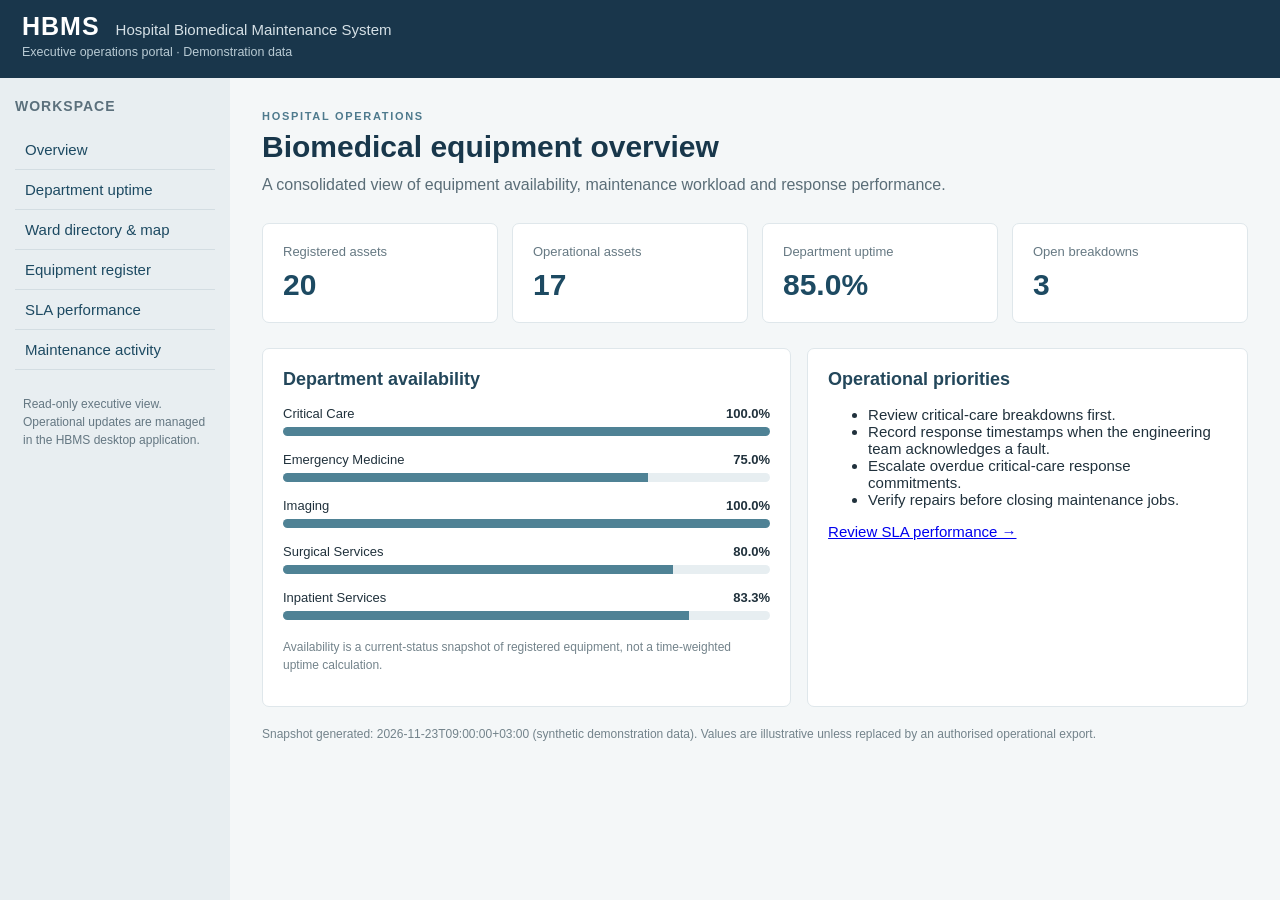
<file: HBMS/portal/index.html>
<!DOCTYPE HTML PUBLIC "-//W3C//DTD HTML 4.01 Frameset//EN" "http://www.w3.org/TR/html4/frameset.dtd">
<html lang="en"><head><title>HBMS Executive Portal</title><meta charset="utf-8"></head>
<frameset rows="78,*" frameborder="0" border="0">
  <frame src="header.html" name="header" scrolling="no" noresize title="Portal header">
  <frameset cols="230,*" frameborder="0" border="0">
    <frame src="navigation.html" name="navigation" title="Portal navigation">
    <frame src="overview.html" name="content" title="Executive dashboard">
  </frameset>
  <noframes><body><p>This portal uses a classic frames layout for compatibility with the deployment brief. <a href="overview.html">Open the dashboard directly</a>.</p></body></noframes>
</frameset></html>
</file>
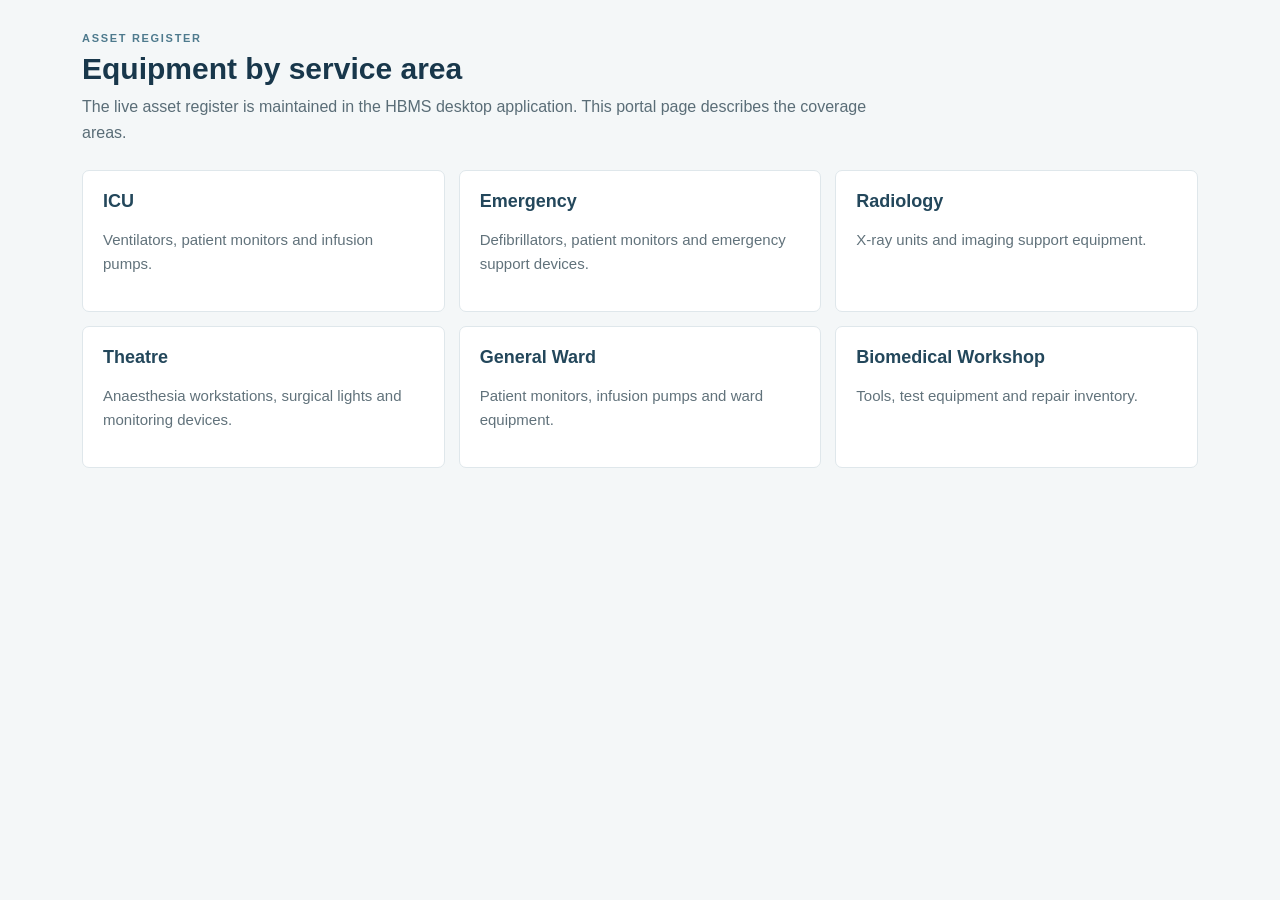
<file: HBMS/portal/equipment.html>
<!doctype html><html lang="en"><head><meta charset="utf-8"><meta name="viewport" content="width=device-width,initial-scale=1"><title>Equipment register | HBMS</title><link rel="stylesheet" href="css/portal.css"></head><body><main><div class="eyebrow">ASSET REGISTER</div><h1>Equipment by service area</h1><p class="lead">The live asset register is maintained in the HBMS desktop application. This portal page describes the coverage areas.</p><div class="cards"><article id="icu"><h2>ICU</h2><p>Ventilators, patient monitors and infusion pumps.</p></article><article id="emergency"><h2>Emergency</h2><p>Defibrillators, patient monitors and emergency support devices.</p></article><article id="radiology"><h2>Radiology</h2><p>X-ray units and imaging support equipment.</p></article><article id="theatre"><h2>Theatre</h2><p>Anaesthesia workstations, surgical lights and monitoring devices.</p></article><article id="general"><h2>General Ward</h2><p>Patient monitors, infusion pumps and ward equipment.</p></article><article id="workshop"><h2>Biomedical Workshop</h2><p>Tools, test equipment and repair inventory.</p></article></div></main></body></html>
</file>
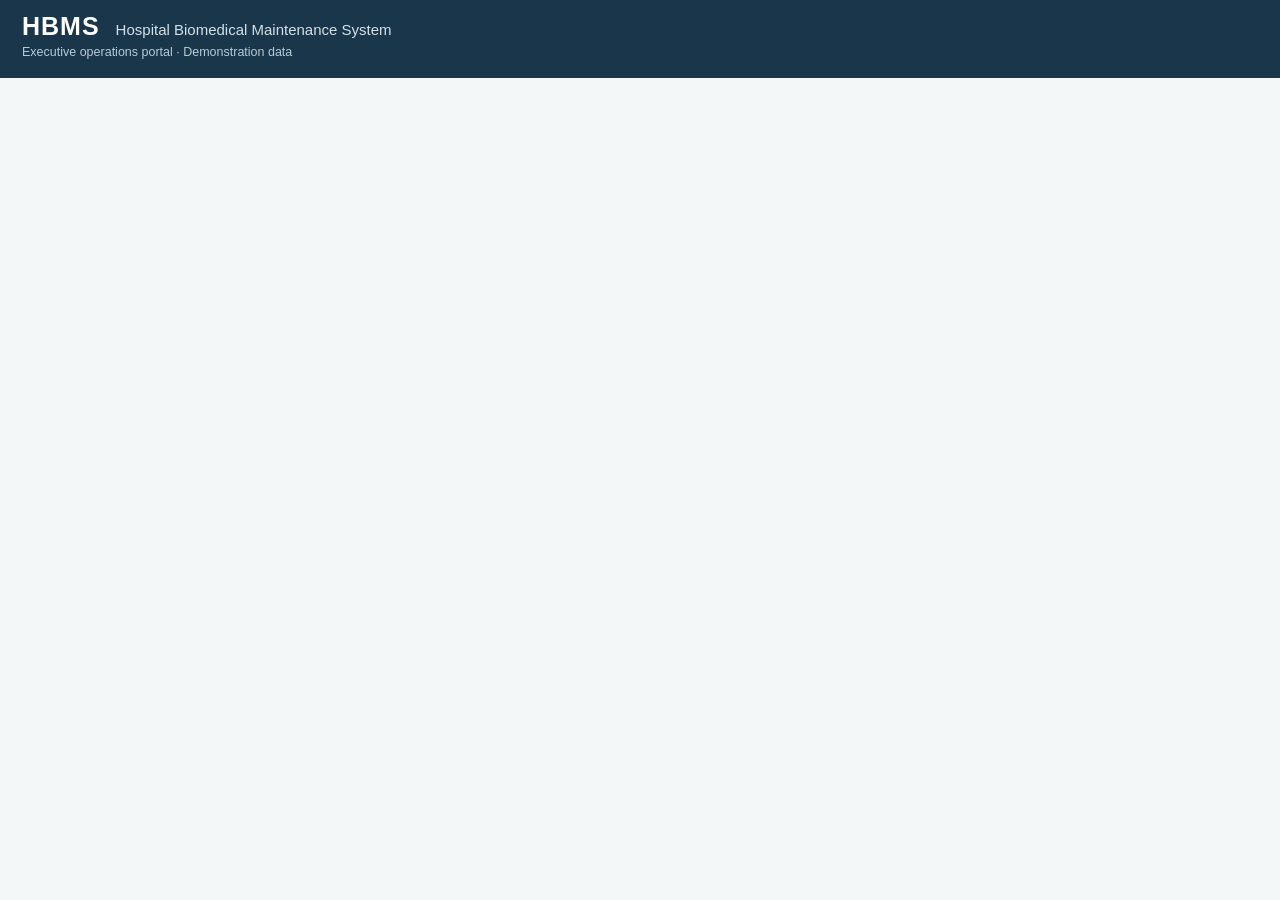
<file: HBMS/portal/header.html>
<!doctype html><html lang="en"><head><meta charset="utf-8"><link rel="stylesheet" href="css/portal.css"><title>HBMS</title></head><body class="header"><div><strong>HBMS</strong><span>Hospital Biomedical Maintenance System</span></div><small>Executive operations portal · Demonstration data</small></body></html>
</file>
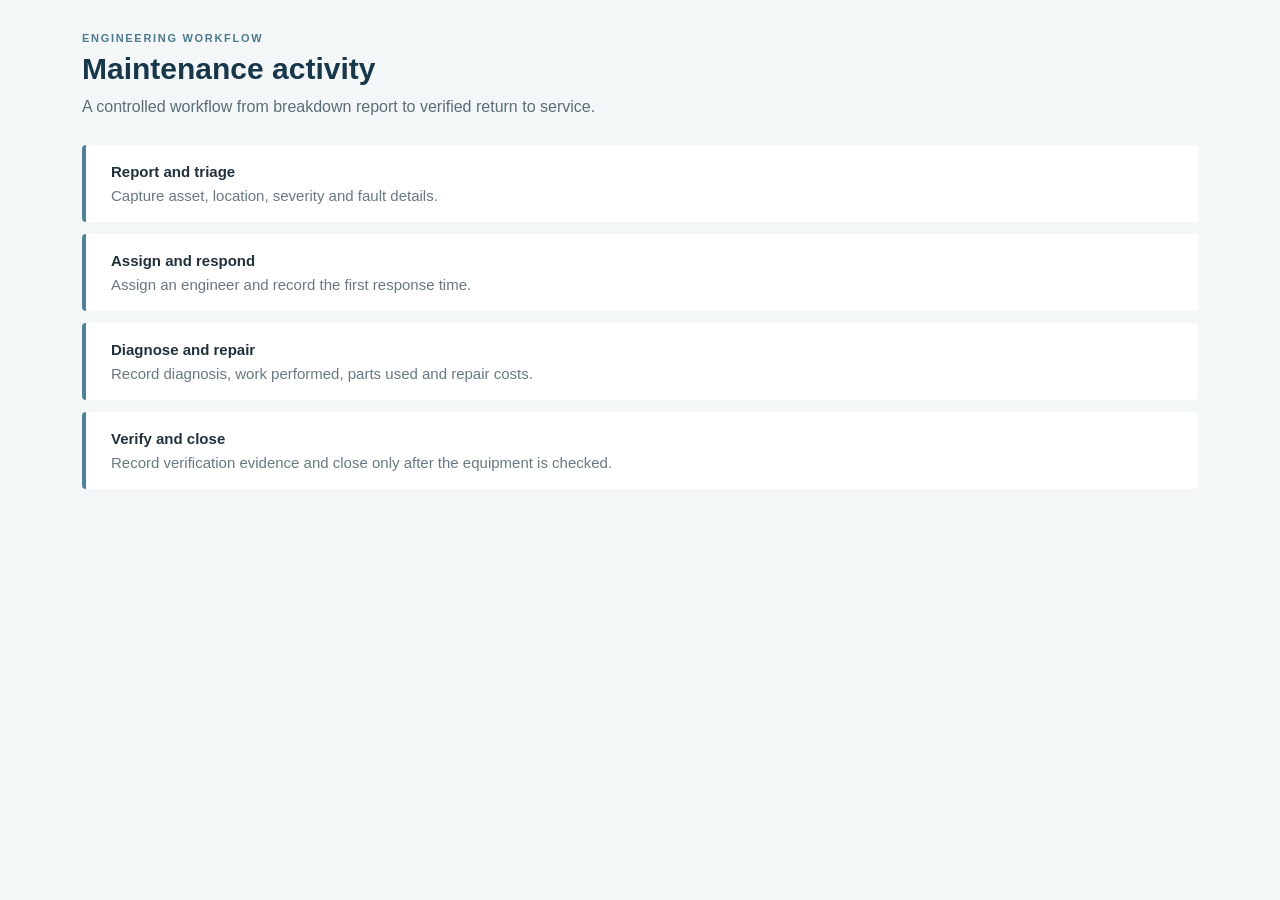
<file: HBMS/portal/maintenance.html>
<!doctype html><html lang="en"><head><meta charset="utf-8"><meta name="viewport" content="width=device-width,initial-scale=1"><title>Maintenance activity | HBMS</title><link rel="stylesheet" href="css/portal.css"></head><body><main><div class="eyebrow">ENGINEERING WORKFLOW</div><h1>Maintenance activity</h1><p class="lead">A controlled workflow from breakdown report to verified return to service.</p><ol class="timeline"><li><b>Report and triage</b><span>Capture asset, location, severity and fault details.</span></li><li><b>Assign and respond</b><span>Assign an engineer and record the first response time.</span></li><li><b>Diagnose and repair</b><span>Record diagnosis, work performed, parts used and repair costs.</span></li><li><b>Verify and close</b><span>Record verification evidence and close only after the equipment is checked.</span></li></ol></main></body></html>
</file>
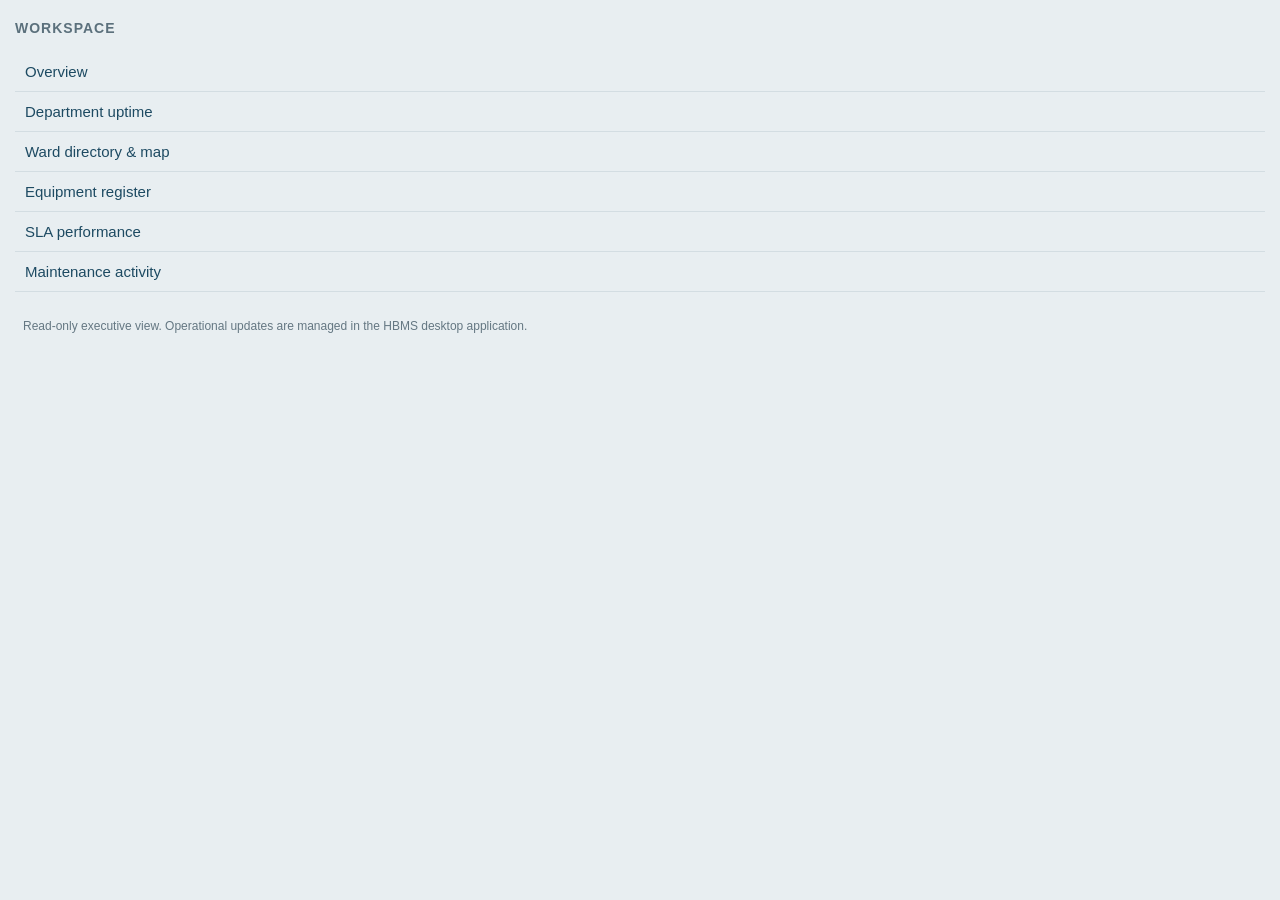
<file: HBMS/portal/navigation.html>
<!doctype html><html lang="en"><head><meta charset="utf-8"><link rel="stylesheet" href="css/portal.css"><title>Navigation</title></head><body class="nav"><h2>Workspace</h2><a target="content" href="overview.html">Overview</a><a target="content" href="uptime.html">Department uptime</a><a target="content" href="wards.html">Ward directory & map</a><a target="content" href="equipment.html">Equipment register</a><a target="content" href="sla.html">SLA performance</a><a target="content" href="maintenance.html">Maintenance activity</a><div class="nav-note">Read-only executive view. Operational updates are managed in the HBMS desktop application.</div></body></html>
</file>
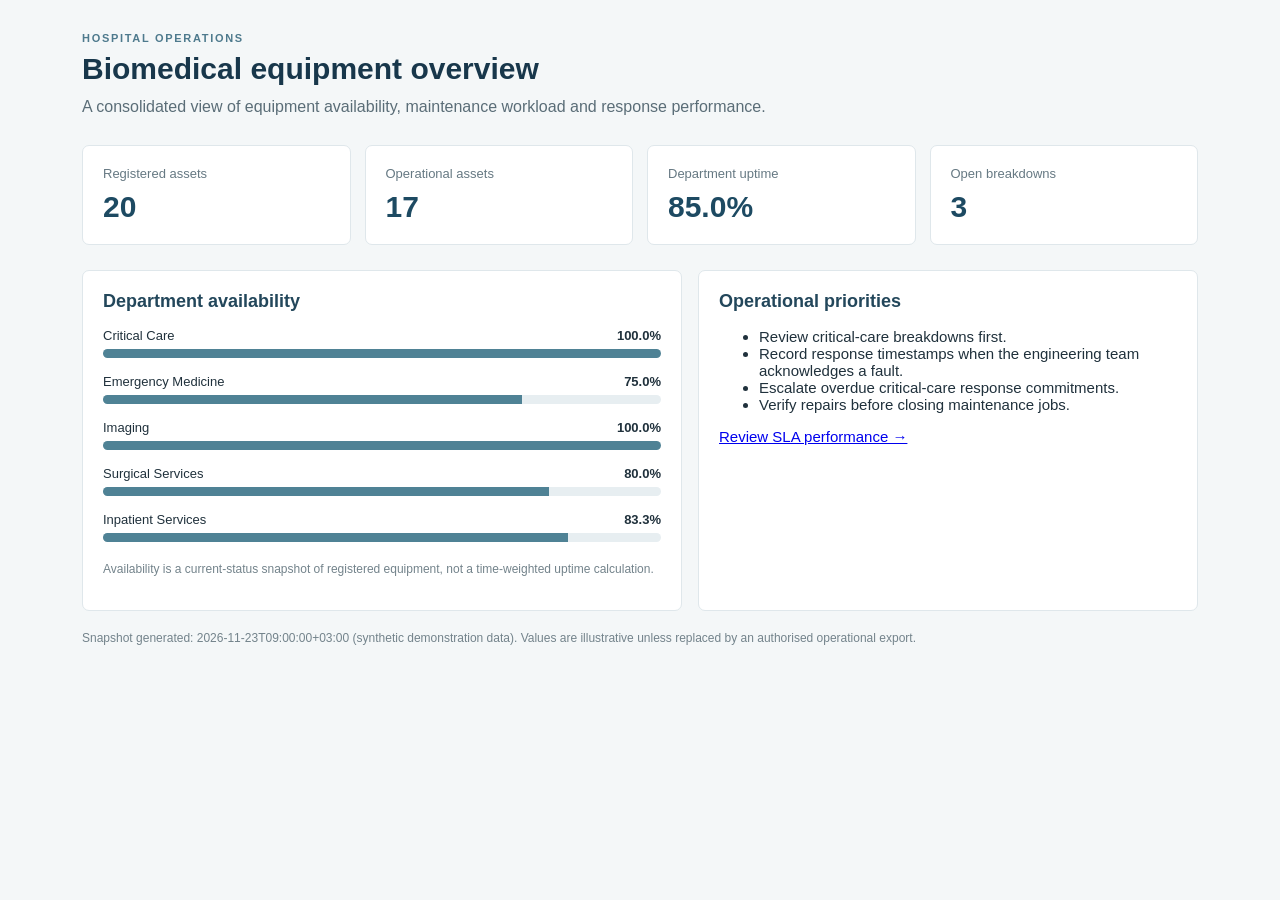
<file: HBMS/portal/overview.html>
<!doctype html><html lang="en"><head><meta charset="utf-8"><meta name="viewport" content="width=device-width,initial-scale=1"><title>Executive overview | HBMS</title><link rel="stylesheet" href="css/portal.css"><script defer src="js/dashboard.js"></script></head><body><main><div class="eyebrow">HOSPITAL OPERATIONS</div><h1>Biomedical equipment overview</h1><p class="lead">A consolidated view of equipment availability, maintenance workload and response performance.</p><div class="metrics"><section><span>Registered assets</span><strong id="asset-total">—</strong></section><section><span>Operational assets</span><strong id="asset-operational">—</strong></section><section><span>Department uptime</span><strong id="uptime-average">—</strong></section><section><span>Open breakdowns</span><strong id="open-breakdowns">—</strong></section></div><div class="split"><section class="panel"><h2>Department availability</h2><div id="uptime-list" class="bar-list">Loading department data…</div><p class="footnote">Availability is a current-status snapshot of registered equipment, not a time-weighted uptime calculation.</p></section><section class="panel"><h2>Operational priorities</h2><ul><li>Review critical-care breakdowns first.</li><li>Record response timestamps when the engineering team acknowledges a fault.</li><li>Escalate overdue critical-care response commitments.</li><li>Verify repairs before closing maintenance jobs.</li></ul><a href="sla.html">Review SLA performance →</a></section></div><p class="source-note" id="snapshot-note">Snapshot source: bundled synthetic demonstration data.</p></main></body></html>
</file>
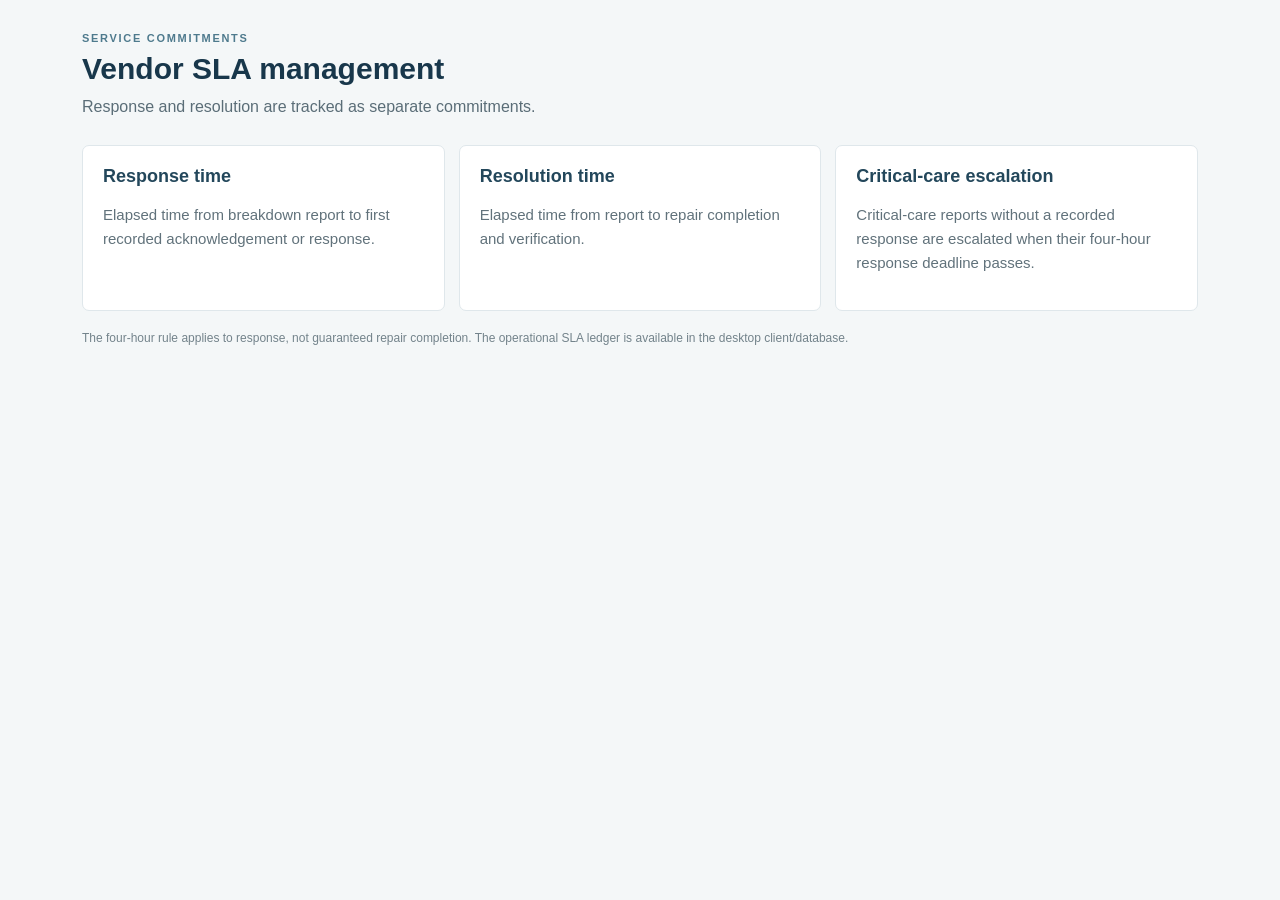
<file: HBMS/portal/sla.html>
<!doctype html><html lang="en"><head><meta charset="utf-8"><meta name="viewport" content="width=device-width,initial-scale=1"><title>SLA performance | HBMS</title><link rel="stylesheet" href="css/portal.css"></head><body><main><div class="eyebrow">SERVICE COMMITMENTS</div><h1>Vendor SLA management</h1><p class="lead">Response and resolution are tracked as separate commitments.</p><div class="cards"><article><h2>Response time</h2><p>Elapsed time from breakdown report to first recorded acknowledgement or response.</p></article><article><h2>Resolution time</h2><p>Elapsed time from report to repair completion and verification.</p></article><article><h2>Critical-care escalation</h2><p>Critical-care reports without a recorded response are escalated when their four-hour response deadline passes.</p></article></div><p class="footnote">The four-hour rule applies to response, not guaranteed repair completion. The operational SLA ledger is available in the desktop client/database.</p></main></body></html>
</file>
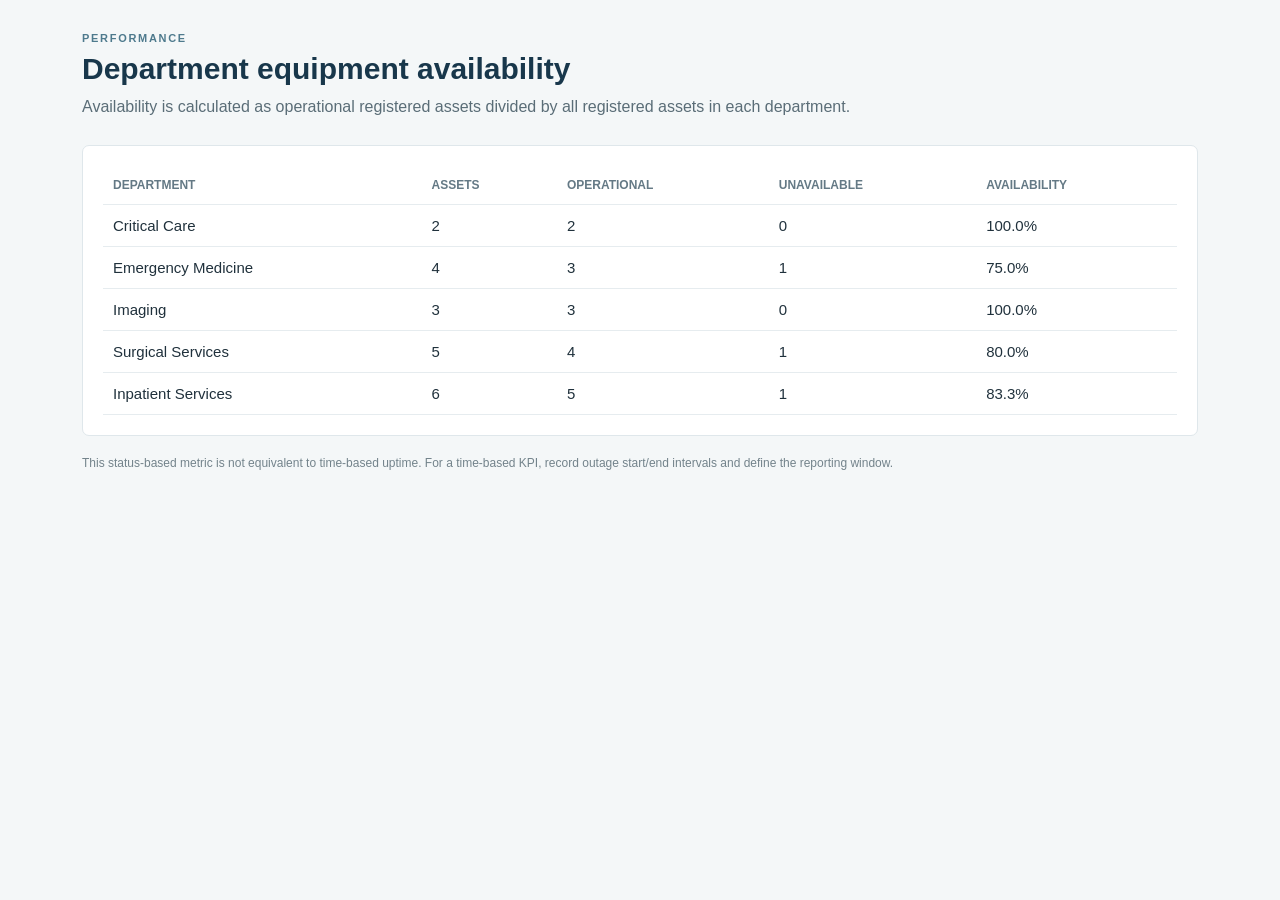
<file: HBMS/portal/uptime.html>
<!doctype html><html lang="en"><head><meta charset="utf-8"><meta name="viewport" content="width=device-width,initial-scale=1"><title>Department uptime | HBMS</title><link rel="stylesheet" href="css/portal.css"><script defer src="js/dashboard.js"></script></head><body><main><div class="eyebrow">PERFORMANCE</div><h1>Department equipment availability</h1><p class="lead">Availability is calculated as operational registered assets divided by all registered assets in each department.</p><div class="panel"><table><thead><tr><th>Department</th><th>Assets</th><th>Operational</th><th>Unavailable</th><th>Availability</th></tr></thead><tbody id="uptime-table"><tr><td colspan="5">Loading…</td></tr></tbody></table></div><p class="footnote">This status-based metric is not equivalent to time-based uptime. For a time-based KPI, record outage start/end intervals and define the reporting window.</p></main></body></html>
</file>
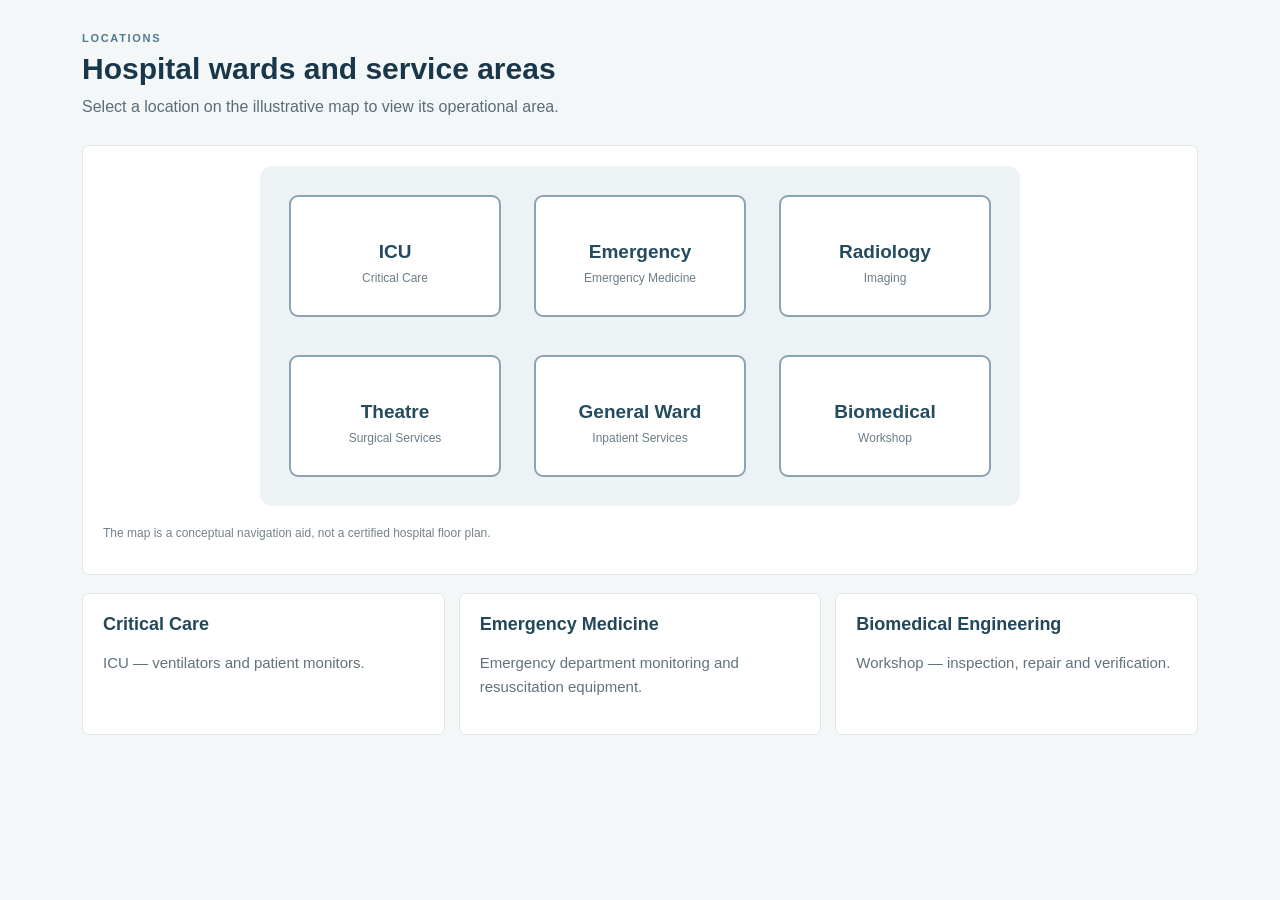
<file: HBMS/portal/wards.html>
<!doctype html><html lang="en"><head><meta charset="utf-8"><meta name="viewport" content="width=device-width,initial-scale=1"><title>Ward directory | HBMS</title><link rel="stylesheet" href="css/portal.css"></head><body><main><div class="eyebrow">LOCATIONS</div><h1>Hospital wards and service areas</h1><p class="lead">Select a location on the illustrative map to view its operational area.</p><div class="panel"><img class="ward-map" src="images/ward-map.svg" alt="Illustrative hospital floor plan showing ICU, Emergency, Radiology, Theatre, General Ward and Biomedical Workshop" usemap="#hospital-map"><map name="hospital-map"><area shape="rect" coords="30,30,240,150" href="equipment.html#icu" alt="ICU"><area shape="rect" coords="270,30,480,150" href="equipment.html#emergency" alt="Emergency"><area shape="rect" coords="510,30,720,150" href="equipment.html#radiology" alt="Radiology"><area shape="rect" coords="30,190,240,310" href="equipment.html#theatre" alt="Theatre"><area shape="rect" coords="270,190,480,310" href="equipment.html#general" alt="General Ward"><area shape="rect" coords="510,190,720,310" href="equipment.html#workshop" alt="Biomedical Workshop"></map><p class="footnote">The map is a conceptual navigation aid, not a certified hospital floor plan.</p></div><div class="cards"><article><h2>Critical Care</h2><p>ICU — ventilators and patient monitors.</p></article><article><h2>Emergency Medicine</h2><p>Emergency department monitoring and resuscitation equipment.</p></article><article><h2>Biomedical Engineering</h2><p>Workshop — inspection, repair and verification.</p></article></div></main></body></html>
</file>
<file: HBMS/portal/css/portal.css>
:root{font-family:Arial,Helvetica,sans-serif;color:#20313c;background:#f4f7f8;font-size:15px}*{box-sizing:border-box}body{margin:0}.header{height:78px;background:#19364b;color:white;padding:12px 22px}.header strong{font-size:25px;letter-spacing:1px}.header span{margin-left:16px;font-size:15px;color:#d5e0e6}.header small{display:block;margin-top:4px;color:#b9cbd4}.nav{background:#e8eef1;min-height:100vh;padding:20px 15px}.nav h2{font-size:14px;text-transform:uppercase;letter-spacing:1px;color:#5b707c}.nav a{display:block;color:#1d4a62;text-decoration:none;padding:11px 10px;border-bottom:1px solid #d3dde2}.nav a:hover{background:#dce7ec}.nav-note{font-size:12px;line-height:1.5;color:#647782;margin:25px 8px}main{max-width:1180px;margin:0 auto;padding:32px}.eyebrow{font-size:11px;font-weight:bold;letter-spacing:1.7px;color:#4e7a8d}h1{font-size:30px;margin:8px 0;color:#18374b}h2{font-size:18px;margin:0 0 16px;color:#23475b}.lead{font-size:16px;line-height:1.6;color:#5a6d77;max-width:800px;margin:0 0 25px}.metrics{display:grid;grid-template-columns:repeat(4,minmax(0,1fr));gap:14px;margin:25px 0}.metrics section,.panel,.cards article{background:white;border:1px solid #dfe7eb;border-radius:7px;padding:20px}.metrics span{display:block;color:#667983;font-size:13px}.metrics strong{display:block;font-size:30px;margin-top:9px;color:#1d4a62}.split{display:grid;grid-template-columns:1.2fr 1fr;gap:16px}.bar-row{margin:16px 0}.bar-label{display:flex;justify-content:space-between;font-size:13px;margin-bottom:6px}.bar{height:9px;background:#e7eef1;border-radius:20px;overflow:hidden}.bar i{display:block;height:100%;background:#4f8295}.footnote,.source-note{font-size:12px;color:#73838b;line-height:1.5;margin-top:18px}.panel table{width:100%;border-collapse:collapse}.panel th,.panel td{text-align:left;padding:12px 10px;border-bottom:1px solid #e6ecef}.panel th{font-size:12px;text-transform:uppercase;color:#647985}.cards{display:grid;grid-template-columns:repeat(3,minmax(0,1fr));gap:14px;margin-top:18px}.cards article p{line-height:1.6;color:#61727b}.ward-map{width:100%;max-width:760px;height:auto;display:block;margin:auto}.timeline{list-style:none;padding:0}.timeline li{padding:18px 18px 18px 25px;margin:12px 0;background:white;border-left:4px solid #4f8295;border-radius:4px}.timeline b,.timeline span{display:block}.timeline span{margin-top:7px;color:#687982}@media(max-width:850px){main{padding:20px}.metrics{grid-template-columns:repeat(2,1fr)}.split,.cards{grid-template-columns:1fr}.header span{display:block;margin:2px 0}}
</file>
